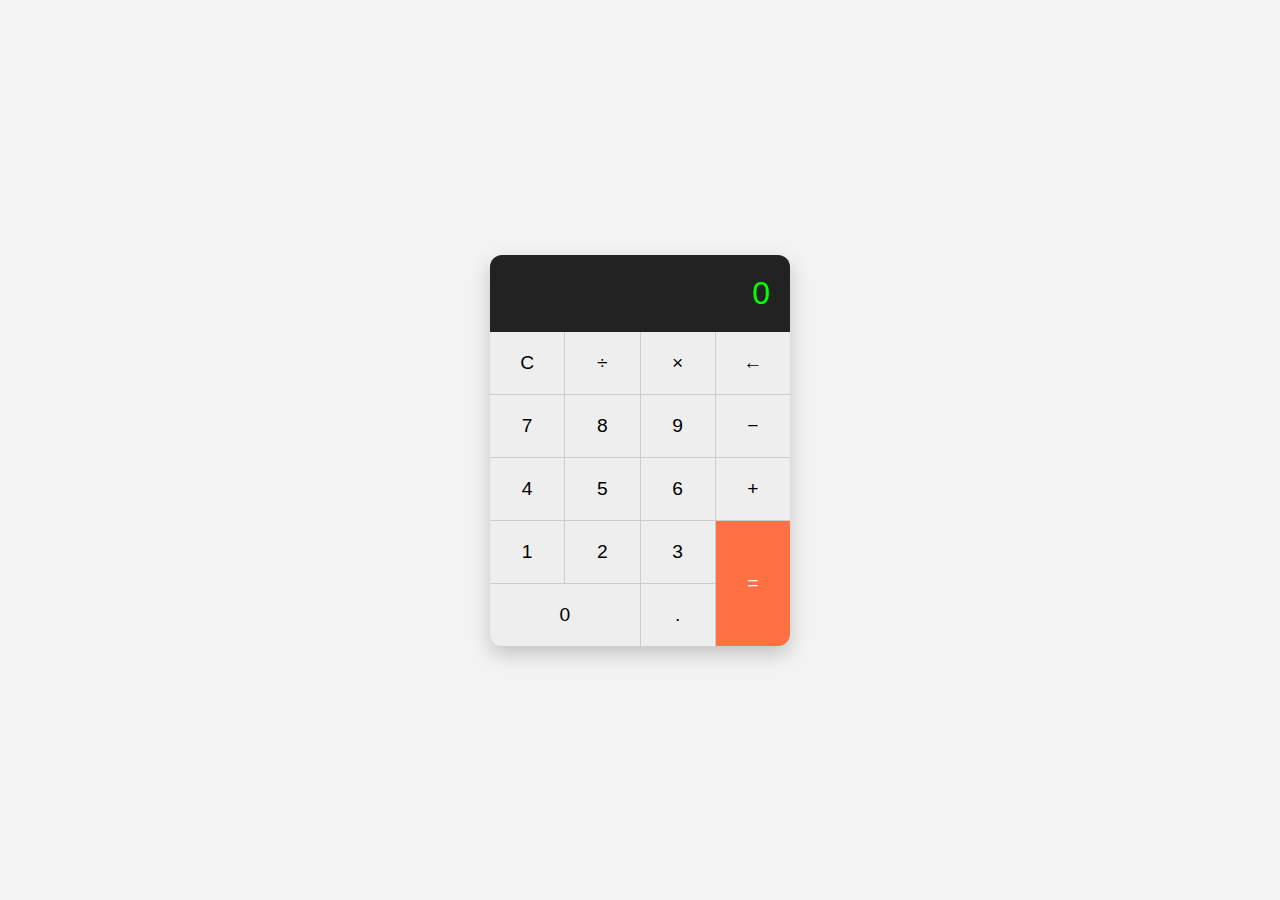
<file: calculator/index.html>
<!DOCTYPE html>
<html lang="en">
<head>
  <meta charset="UTF-8" />
  <meta name="viewport" content="width=device-width, initial-scale=1.0"/>
  <title>Unique Calculator</title>
  <link rel="stylesheet" href="style.css" />
</head>
<body>
  <div class="calculator">
    <div class="display" id="display">0</div>
    <div class="buttons">
      <button class="btn" data-key="C">C</button>
      <button class="btn" data-key="/">÷</button>
      <button class="btn" data-key="*">×</button>
      <button class="btn" data-key="←">←</button>

      <button class="btn" data-key="7">7</button>
      <button class="btn" data-key="8">8</button>
      <button class="btn" data-key="9">9</button>
      <button class="btn" data-key="-">−</button>

      <button class="btn" data-key="4">4</button>
      <button class="btn" data-key="5">5</button>
      <button class="btn" data-key="6">6</button>
      <button class="btn" data-key="+">+</button>

      <button class="btn" data-key="1">1</button>
      <button class="btn" data-key="2">2</button>
      <button class="btn" data-key="3">3</button>
      <button class="btn equal" data-key="=">=</button>

      <button class="btn zero" data-key="0">0</button>
      <button class="btn" data-key=".">.</button>
    </div>
  </div>

  <script src="script.js"></script>
</body>
</html>
</file>
<file: calculator/style.css>
body {
  margin: 0;
  font-family: 'Segoe UI', sans-serif;
  display: flex;
  justify-content: center;
  align-items: center;
  height: 100vh;
  background: #f3f3f3;
}

.calculator {
  width: 300px;
  border-radius: 12px;
  overflow: hidden;
  box-shadow: 0 8px 20px rgba(0,0,0,0.2);
  background: #fff;
}

.display {
  background: #222;
  color: #0f0;
  font-size: 2rem;
  text-align: right;
  padding: 20px;
  box-sizing: border-box;
  min-height: 60px;
}

.buttons {
  display: grid;
  grid-template-columns: repeat(4, 1fr);
  gap: 1px;
  background: #ccc;
}

.btn {
  padding: 20px;
  font-size: 1.2rem;
  border: none;
  background: #eee;
  cursor: pointer;
  transition: background 0.2s;
}

.btn:hover {
  background: #ddd;
}

.equal {
  grid-row: span 2;
  background: #ff7043;
  color: white;
}

.equal:hover {
  background: #ff5722;
}

.zero {
  grid-column: span 2;
}
</file>
